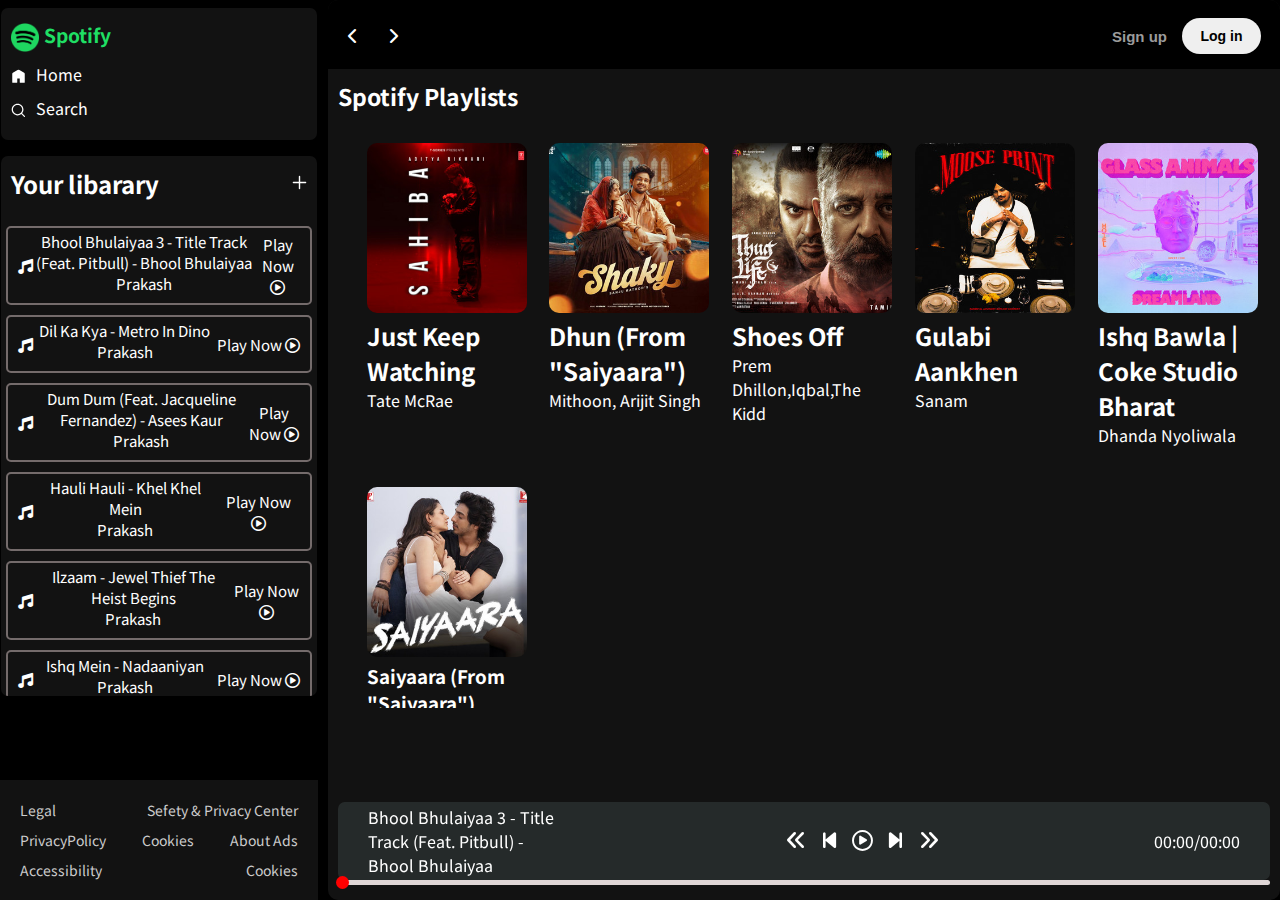
<file: index.html>
<!DOCTYPE html>
<html lang="en">

<head>
    <meta charset="UTF-8">
    <meta name="viewport" content="width=device-width, initial-scale=1.0">
    <title>'Spotify - Web Player: Music for everyone'</title>
    <link rel="stylesheet" href="./style.css">
    <link rel="stylesheet" href="./utlity_classes.css">
    <link rel="stylesheet" href="./footer.css">
    <link rel="stylesheet" href="https://cdnjs.cloudflare.com/ajax/libs/font-awesome/6.7.2/css/all.min.css"
        integrity="sha512-Evv84Mr4kqVGRNSgIGL/F/aIDqQb7xQ2vcrdIwxfjThSH8CSR7PBEakCr51Ck+w+/U6swU2Im1vVX0SVk9ABhg=="
        crossorigin="anonymous" referrerpolicy="no-referrer" />
    <link rel="shortcut icon" href="./images/logo_img.png" type="image/spotify-icon">
    
</head>

<body>

    <div class="contanir">

        <div class="left" id="sidebar">

            <!-- home baar -->

            <div class=" home gray round p-1">
                <div class="logo-btn">
                    <div class="logo-name main-logo "><img src="./images/logo_img.png" alt="Spotify logo" height="29px"
                            class="home-top">Spotify</div>
                    <div class="cross-btn"><i class="fa-solid fa-xmark"></i></div>
                </div>

                <ul class="home-serch-ul">
                    <li class="top"><img src="./SVGS/Home.svg" alt="home" class="img invert home-top"> Home</li>
                    <li class="top search-btn"><img src="./SVGS/search.svg" alt="home" class="img invert home-top">
                        Search</li>
                </ul>

            </div>
            <!-- Libarary baar -->
            <div class="libaray gray round">

                <div class="">
                    <div class="libarary-name">
                        <h2 class="">Your libarary</h2>
                        <img class="invert img m-top" src="./SVGS/addIcon.svg" alt="addicon">
                    </div>
                    <div class="song-list">
                        <ul class="song-list-ul">

                        </ul>
                    </div>
                </div>

                <!-- Footer -->

                <footer class="footer">
                    <span>Legal</span>
                    <span>Sefety & Privacy Center</span>
                    <span>PrivacyPolicy</span>
                    <span>Cookies</span>
                    <span>About Ads</span>
                    <span>Accessibility</span>
                    <span>Cookies</span>
                </footer>

            </div>

        </div>

        <div class="right gray">
            <nav>
                <div class=" nav-bar flex justify-space justify-space-between nav-btn-icon">
                    <div class="icon-rap">
                        <div class="menu-btn">
                            <i class="fa-solid fa-bars"></i>
                        </div>
                        <div class="arrow-icon flex">
                            <i class="fa-solid fa-chevron-left"></i>
                            <i class="fa-solid fa-chevron-right"></i>
                        </div>
                    </div>

                    <div class="flex nav-btn">
                        <button class="signup" id="signup">Sign up</button>
                        <button class="login" id="login">Log in</button>
                    </div>
                </div>
            </nav>

            <div class="spotify-hadding">
                Spotify Playlists
            </div>

            <div class="spotify-playlist">

                <div class="card-wraper">
                    <div class="card" data-folder="cs1">
                        <div class="img-div">
                            <img class="playlist-img" src="./images/image1.png" alt="">
                            <div class="play-btn">
                                <button><i class="fa-solid fa-play"></i></button>
                            </div>
                        </div>
                        <h2>Just Keep Watching</h2>
                        <p>Tate McRae</p>

                    </div>
                    <div class="card" data-folder="ncs">
                        <div class="img-div">
                            <img class="playlist-img" src="./images/image2.png" alt="img">
                            <div class="play-btn">
                                <button><i class="fa-solid fa-play"></i></button>
                            </div>
                        </div>
                        <h2>Dhun (From "Saiyaara")</h2>
                        <p>Mithoon, Arijit Singh</p>

                    </div>
                    <div class="card" data-folder="cs2">
                        <div class="img-div">
                            <img class="playlist-img" src="./images/image3.png" alt="img">
                            <div class="play-btn">
                                <button><i class="fa-solid fa-play"></i></button>
                            </div>
                        </div>
                        <h2>Shoes Off</h2>
                        <p>Prem Dhillon,Iqbal,The Kidd</p>

                    </div>
                    <div class="card" data-folder="cs3">
                        <div class="img-div">
                            <img class="playlist-img" src="./images/image4.png" alt="img">
                            <div class="play-btn">
                                <button><i class="fa-solid fa-play"></i></button>
                            </div>
                        </div>
                        <h2>Gulabi Aankhen</h2>
                        <p>Sanam</p>

                    </div>
                    <div class="card" data-folder="cs4">
                        <div class="img-div">
                            <img class="playlist-img" src="./images/image5.png" alt="img">
                            <div class="play-btn">
                                <button><i class="fa-solid fa-play"></i></button>
                            </div>
                        </div>
                        <h2>Ishq Bawla | Coke Studio Bharat</h2>
                        <p>Dhanda Nyoliwala</p>

                    </div>
                    <div class="card" data-folder="cs5">
                        <div class="img-div">
                            <img class="playlist-img" src="./images/image6.png" alt="img">
                            <div class="play-btn">
                                <button><i class="fa-solid fa-play"></i></button>
                            </div>
                        </div>
                        <h3>Saiyaara (From "Saiyaara")</h2>
                            <span>Tanishk Bagchi,Faheem</span>

                    </div>
                </div>




            </div>

            <div class="songbar-info invert">
                <div class="songName-info invert">

                </div>
                <div class="playbar">
                    <button class="backword playbar-btn"><i class="fa-solid fa-angles-left"></i></button>
                    <button class="playbar-btn previous"><i class="fa-solid fa-backward-step"></i></button>
                    <button class="playbar-btn"><i id="playbtn" class="fa-regular fa-circle-play"></i></button>
                    <button class="playbar-btn next-btn"> <i class="fa-solid fa-forward-step"></i></button>
                    <button class="forword playbar-btn"><i class="fa-solid fa-angles-right"></i></button>
                </div>
                <div class="songbar-time invert">

                </div>
            </div>

            <div class="slidebar">
                <div class="fillbar"></div>
                <div class="cricle">
                </div>
            </div>

        </div>

    </div>
    <script src="./script.js"></script>
</body>

</html>
</file>
<file: style.css>
@import url('https://fonts.googleapis.com/css2?family=Noto+Sans+JP:wght@100..900&display=swap');

* {
    margin: 0;
    padding: 0;
    box-sizing: border-box;
}

body {
    font-family: "Noto Sans JP", sans-serif;
}

.img {
    height: 15px;
    width: 15px;
    font-weight: bolder;
}

.contanir {
    display: flex;
    gap: 10px;
    background-color: #000000;
    color: #ffffff;
    height: 100vh;
}

.left {
    position: relative;
    width: 25vw;
    padding: 1px;
}

.search-btn{
    cursor: pointer;
}
.search-container {
    display: flex;
    justify-content: center;
}

.search-input {
    padding: 2px 15px;
    max-width: 350px;
    width: 100%;
    font-size: 16px;
    border: 2px solid #1DB954;
    border-radius: 25px;
    outline: none;
    transition: 0.3s ease;
}

.search-input:focus {
    border-color: #1ED760;
    box-shadow: 0 0 8px rgba(30, 215, 96, 0.4);
}


.right {
    position: relative;
    width: 75vw;
    border-radius: 10px;

}

.home-serch-ul li {
    display: flex;
    align-items: center;
    list-style: none;
    gap: 10px;
}

.home {
    margin-bottom: 16px;
    margin-top: 7px;
}

.libaray {
    min-height: 50vh;
    max-height: 60vh;
    overflow: auto;
}

.libarary-name {
    display: flex;
    justify-content: space-between;
    padding: 10px;
}

.icon-gap {
    gap: 30px;
    margin-top: 9px;
}

.logo-btn {
    display: flex;
    justify-content: space-between;
}

.logo-name {
    display: flex;
    gap: 5px;
    align-items: center;
    color: #1fdf64;
    font-weight: bold;
    font-size: larger;
}

.cross-btn {
    display: none;
    font-size: 22px;
    cursor: pointer;
}
.search-cross-btn {
    margin-top: 5px;
    margin-left: 5px;
    font-size: 22px;
    cursor: pointer;
    border-radius: 50px;
    margin-bottom: 10px;
}

.nav-btn {
    gap: 15px;
}

.nav-bar {
    background: #000;
    display: flex;
    align-items: center;
}

.icon-rap {
    display: flex;
    justify-content: center;
    align-items: center;
    gap: 20px;
}

.arrow-icon {
    gap: 30px;
}

.menu-btn {
    font-size: larger;
    cursor: pointer;
    display: none;
}

.spotify-hadding {
    padding: 10px;
    font-weight: bold;
    font-size: 23px;
    border-top-left-radius: 10px;
    border-top-right-radius: 10px;
}

.playlist-img {
    height: 170px;
    width: 160px;
    border-radius: 10px;
    object-fit: cover;
}

.spotify-playlist {
    display: flex;
    justify-content: center;
    overflow-y: scroll;
    height: 65vh;
    border-radius: 10px;
}

.card-wraper {
    width: 96%;
    display: grid;
    grid-template-columns: repeat(auto-fill, minmax(175px, 1fr));
}


/* Dark Scrollbar - WebKit */
::-webkit-scrollbar {
    width: 8px;
    height: 8px;
}

::-webkit-scrollbar-track {
    background: #121212;
    /* Track background (dark) */
}

::-webkit-scrollbar-thumb {
    background-color: #333;
    border-radius: 10px;
    border: 2px solid #121212;
}

::-webkit-scrollbar-thumb:hover {
    background-color: #555;
    /* Lighter on hover */
}

.card {
    position: relative;
    margin: 10px 10px;
    width: 175px;
    border-radius: 7px;
    cursor: pointer;
    padding: 10px;
}

.img-div {
    position: relative;
}

.card:hover {
    background-color: #1f1f1f;
}

.card button {
    height: 40px;
    width: 40px;
    border-radius: 50%;
    border: none;
    background-color: #1fdf64;
    font-size: 21px;
    padding: 9px 14px;
    cursor: pointer;

}

.card .play-btn {
    position: absolute;
    bottom: 20px;
    right: 16px;
    opacity: 0;
    transform: translateY(10px);
    transition: opacity 0.4s ease, transform 0.4s ease;
}

.card:hover .play-btn {
    opacity: 1;
    transform: translateY(0);
}

.signup {
    background: none;
    border: none;
    color: #9b9b9b;
    font-weight: bolder;
    font-size: 15px;
}

.signup:hover {
    font-size: 16px;
    color: white;
    cursor: pointer;
}

.login {
    padding: 10px 15px;
    border-radius: 31px;
    cursor: pointer;
    border: none;
    font-weight: bold;
    font-size: 14px;
    width: 79px;
}

.login:hover {
    font-size: 16px;
}

.songbar-info {
    display: flex;
    justify-content: space-between;
    align-items: center;
    padding: 3px 30px;
    gap: 10px;
    position: absolute;
    background: #dad5d5;
    width: 100%;
    bottom: 20px;
    border-radius: 7px;
    width: calc(100% - 20px);
    left: 10px;
}

.songName-info {
    width: 203px;
    display: flex;
    justify-content: start;
}

.playbar-btn {
    padding: 6px;
    background: none;
    border: none;
    font-size: 21px;
    cursor: pointer;
}

.song-list-desgin {
    display: flex;
    justify-content: space-between;
    align-items: center;
    padding: 0px 10px;
}

.song-list {
    width: 100%;
}

.song-list-ul {
    padding: 5px;
}

.song-list-ul li {
    list-style: none;
    border: 2px solid #746b6b;
    margin-top: 10px;
    width: 100%;
    border-radius: 5px;
    cursor: pointer;
    padding: 6px 0px;
    text-align: center;
    font-size: 15px;
    word-wrap: break-word;

}

.info {
    position: relative;
    bottom: 3px;
}

.slidebar {
    position: absolute;
    bottom: 15px;
    width: 100%;
    border-radius: 20px;
    cursor: pointer;
    height: 5px;
    background: rgb(223, 214, 214);
    width: calc(100% - 20px);
    left: 10px;
}

.fillbar {
    position: absolute;
    top: 0;
    left: 0;
    height: 100%;
    background-color: red;
    width: 0%;
    transition: width 0.3s linear;
    z-index: 0;
    border-radius: 50px;

}

.cricle {
    position: absolute;
    bottom: -4px;
    left: -0.2%;
    height: 13px;
    width: 13px;
    border-radius: 100px;
    background-color: red;
    transition: left 0.3s linear;
}

@media screen and (max-width: 821px) {

    .left {
        position: absolute;
        left: -200px;
        z-index: 50;
        width: 360px;
        background-color: #121212;
        padding: 0;
        height: 100vh;
        transition: left 0.3s ease;
    }

    .card-wraper {
        width: 95%;
    }

    .right {
        width: 100vw;
    }

    .menu-btn {
        display: block;
    }

    .cross-btn {
        display: block;
    }

    .card {
        margin: 10px 0px;
    }

    .spotify-playlist {
        margin: 0px;
    }
}

@media screen and (max-width: 532px) {
    .card {
        width: 100%;
        margin: 15px 10px;
    }

    .card img,
    .card h1,
    .card p {
        width: 100%;
        display: block;
        object-fit: cover;
        height: auto;
    }
}

@media screen and (max-width: 553px) {
    .songbar-info {
        flex-direction: column;
        gap: 0px;
        padding: 5px 30px;
        border-radius: 4px;
    }

    .songName-info {
        width: auto;
        justify-content: center;
    }
     .card-wraper {
        width: 90%;
    }
}
@media screen and (max-width: 375px) {
    .left {
        width: auto;
    }
}
</file>
<file: utlity_classes.css>
.flex{
    display: flex;
}
.justify-center{
    justify-content: center;
}

.justify-space-between{
    justify-content: space-between;
}

.item-center{
    align-items: center;
}
.top{
    margin-top: 10px;
    margin-bottom: 10px;
}
.gap{
    gap: 5px;
}
.invert{
    filter: invert(1);
}
.gray{
    background-color: #121212;
}
.round{
    border-radius: 7px;
}
.p-1{
    padding: 10px;
}
.m-top{
    margin-top: 9px;
}

.home-top{
    margin-top: 5px;
}

.nav-btn-icon{
    padding: 18px 19px 15px 20px;
    border-top-left-radius:10px ;
    border-top-right-radius:10px ;
    height: 69px;
}
</file>
<file: footer.css>
.footer {
  position: absolute;
  bottom: 0;
  left: 0;
  right: 0;
  font-size: 14px;
  color: #ccc;
  text-align: center;
  padding: 20px;
  display: flex;
  justify-content: space-between;
  gap: 10px;
  background-color: #121212;
  width: 100%;
  flex-wrap: wrap; /* optional: agar screen choti ho */
  background-color: #121212;  
  /* max-height: 82px; */
  overflow: hidden;
}
</file>
